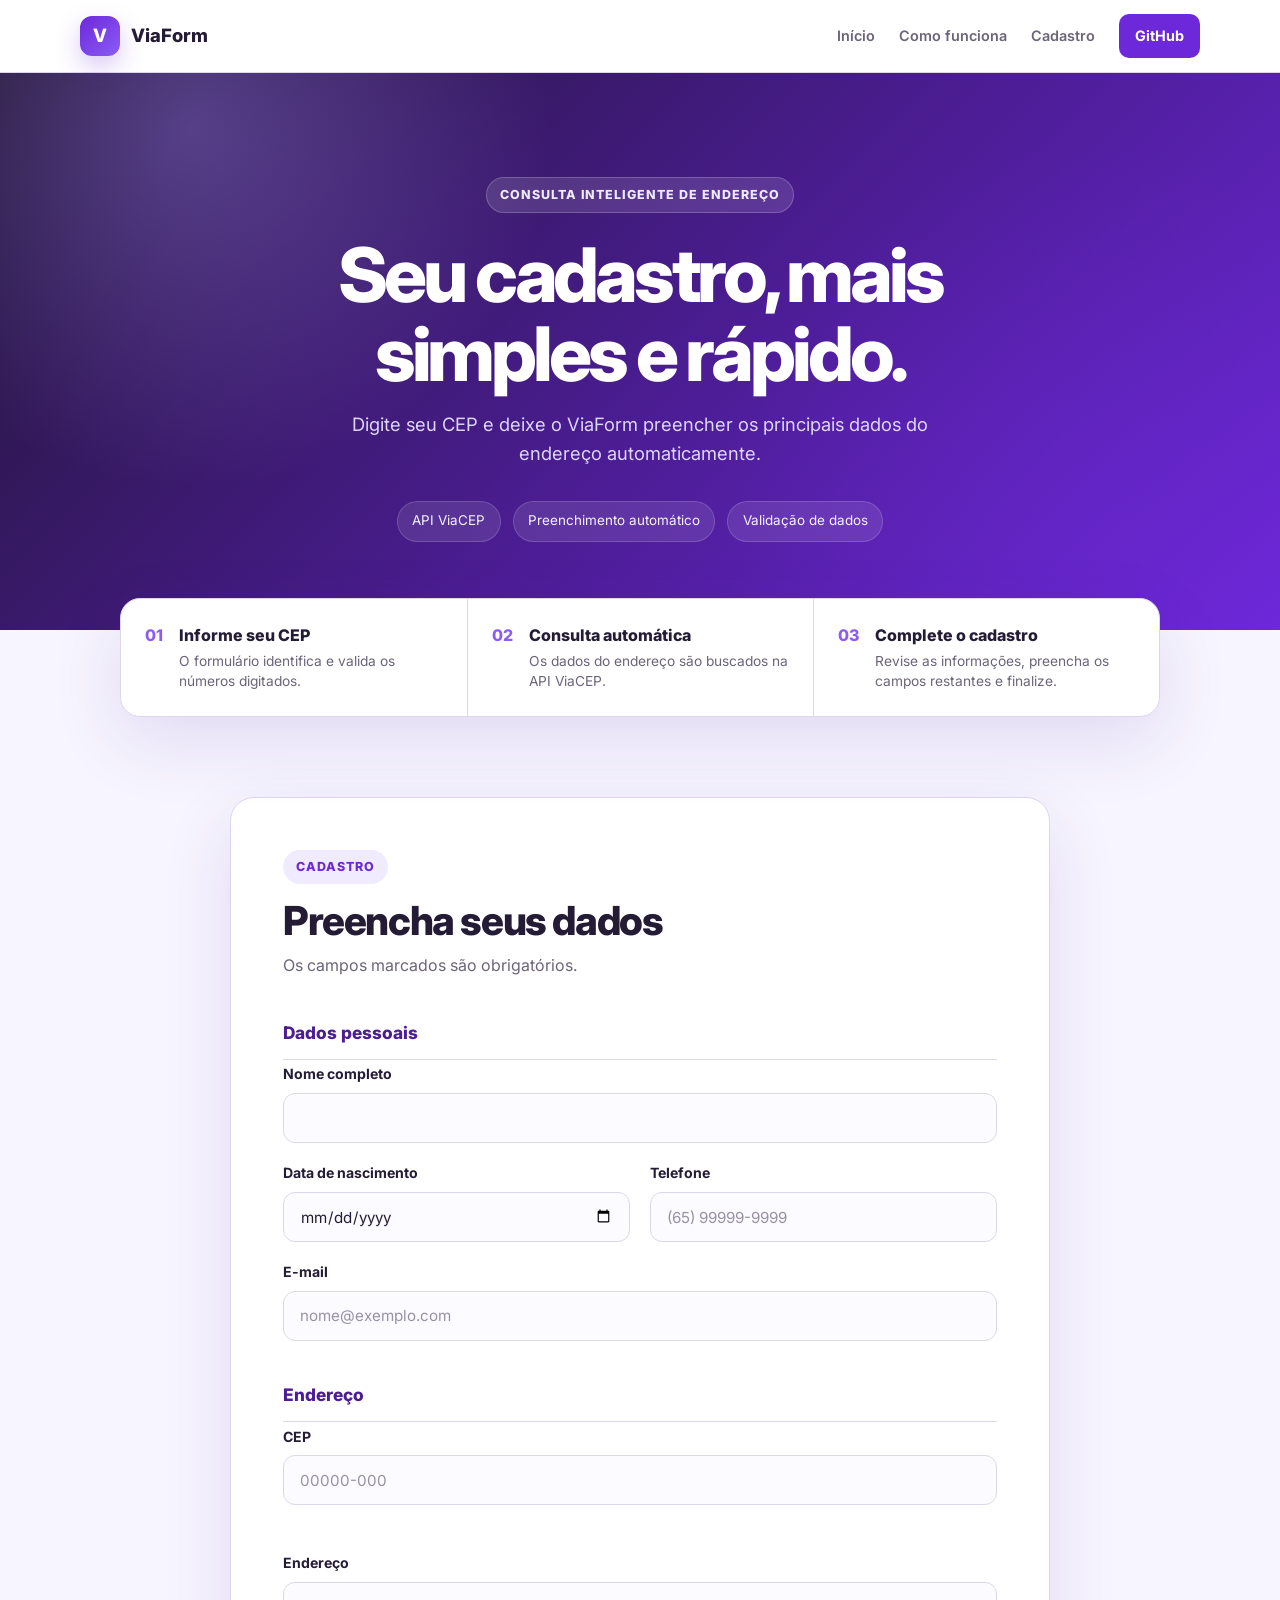
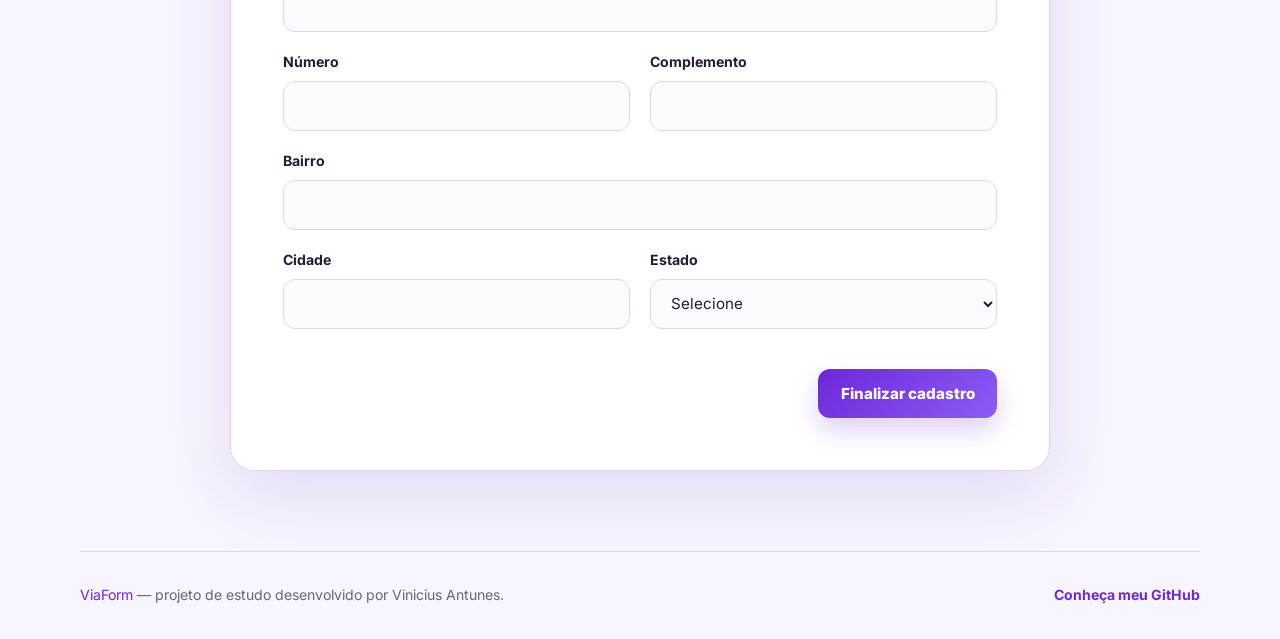
<file: index.html>
<!DOCTYPE html>
<html lang="pt-BR">

<head>
    <meta charset="UTF-8">
    <meta name="viewport" content="width=device-width, initial-scale=1.0">
    <meta name="description" content="ViaForm: formulário de cadastro com preenchimento automático de endereço pelo CEP.">
    <link rel="preconnect" href="https://fonts.googleapis.com">
    <link rel="preconnect" href="https://fonts.gstatic.com" crossorigin>
    <link href="https://fonts.googleapis.com/css2?family=Inter:wght@400;500;600;700;800&display=swap" rel="stylesheet">
    <link rel="stylesheet" href="./styles/reset.css">
    <link rel="stylesheet" href="./styles/styles.css">
    <title>ViaForm | Cadastro inteligente</title>
</head>

<body>
    <header class="cabecalho">
        <div class="cabecalho__conteudo">
            <a class="marca" href="index.html" aria-label="Página inicial do ViaForm">
                <span class="marca__simbolo">V</span>
                <span class="marca__nome">ViaForm</span>
            </a>

            <nav class="navegacao" aria-label="Navegação principal">
                <a href="#inicio">Início</a>
                <a href="#como-funciona">Como funciona</a>
                <a href="#formulario">Cadastro</a>
                <a class="navegacao__github" href="https://github.com/vinicius-antunes/consumo-de-api-js" target="_blank" rel="noopener noreferrer">GitHub</a>
            </nav>
        </div>
    </header>

    <main>
        <section class="banner" id="inicio">
            <div class="banner__conteudo">
                <span class="banner__etiqueta">Consulta inteligente de endereço</span>
                <h1 class="banner__titulo">Seu cadastro, mais simples e rápido.</h1>
                <p class="banner__texto">Digite seu CEP e deixe o ViaForm preencher os principais dados do endereço automaticamente.</p>

                <div class="banner__recursos" aria-label="Recursos do projeto">
                    <span>API ViaCEP</span>
                    <span>Preenchimento automático</span>
                    <span>Validação de dados</span>
                </div>
            </div>
        </section>

        <section class="como-funciona" id="como-funciona">
            <div class="como-funciona__item">
                <span>01</span>
                <div>
                    <h2>Informe seu CEP</h2>
                    <p>O formulário identifica e valida os números digitados.</p>
                </div>
            </div>
            <div class="como-funciona__item">
                <span>02</span>
                <div>
                    <h2>Consulta automática</h2>
                    <p>Os dados do endereço são buscados na API ViaCEP.</p>
                </div>
            </div>
            <div class="como-funciona__item">
                <span>03</span>
                <div>
                    <h2>Complete o cadastro</h2>
                    <p>Revise as informações, preencha os campos restantes e finalize.</p>
                </div>
            </div>
        </section>

        <section class="principal" id="formulario">
            <div class="principal__cabecalho">
                <span class="principal__etiqueta">Cadastro</span>
                <h2 class="principal__titulo">Preencha seus dados</h2>
                <p class="principal__descricao">Os campos marcados são obrigatórios.</p>
            </div>

            <form class="principal__formulario" action="./cadastro-finalizado.html">
                <fieldset>
                    <legend class="principal__subtitulo">Dados pessoais</legend>

                    <div class="formulario__campo formulario__campo--completo">
                        <label class="campo__etiqueta" for="nome">Nome completo</label>
                        <input name="nome" id="nome" class="campo__escrita" autocomplete="name" required>
                    </div>

                    <div class="formulario__campo">
                        <label class="campo__etiqueta" for="nascimento">Data de nascimento</label>
                        <input name="nascimento" id="nascimento" type="date" class="campo__escrita" required>
                    </div>

                    <div class="formulario__campo">
                        <label class="campo__etiqueta" for="telefone">Telefone</label>
                        <input name="telefone" id="telefone" type="tel" placeholder="(65) 99999-9999" class="campo__escrita" autocomplete="tel" required>
                    </div>

                    <div class="formulario__campo formulario__campo--completo">
                        <label class="campo__etiqueta" for="email">E-mail</label>
                        <input name="email" id="email" type="email" placeholder="nome@exemplo.com" class="campo__escrita" autocomplete="email" required>
                    </div>
                </fieldset>

                <fieldset>
                    <legend class="principal__subtitulo">Endereço</legend>

                    <div class="formulario__campo formulario__campo--completo">
                        <label class="campo__etiqueta" for="cep">CEP</label>
                        <input name="cep" id="cep" class="campo__escrita" inputmode="numeric" autocomplete="postal-code" maxlength="9" placeholder="00000-000" required>
                        <div id="erro" class="formulario__mensagem" role="alert" aria-live="polite"></div>
                    </div>

                    <div class="formulario__campo formulario__campo--completo">
                        <label class="campo__etiqueta" for="endereco">Endereço</label>
                        <input name="endereco" id="endereco" class="campo__escrita" autocomplete="street-address" required>
                    </div>

                    <div class="formulario__campo">
                        <label class="campo__etiqueta" for="numero">Número</label>
                        <input name="numero" id="numero" class="campo__escrita" required>
                    </div>

                    <div class="formulario__campo">
                        <label class="campo__etiqueta" for="complemento">Complemento</label>
                        <input name="complemento" id="complemento" class="campo__escrita">
                    </div>

                    <div class="formulario__campo formulario__campo--completo">
                        <label class="campo__etiqueta" for="bairro">Bairro</label>
                        <input name="bairro" id="bairro" class="campo__escrita" required>
                    </div>

                    <div class="formulario__campo">
                        <label class="campo__etiqueta" for="cidade">Cidade</label>
                        <input name="cidade" id="cidade" class="campo__escrita" autocomplete="address-level2" required>
                    </div>

                    <div class="formulario__campo">
                        <label class="campo__etiqueta" for="estado">Estado</label>
                        <select id="estado" name="estado" class="campo__escrita" autocomplete="address-level1" required>
                            <option value="" selected disabled>Selecione</option>
                            <option value="AC">Acre</option><option value="AL">Alagoas</option><option value="AP">Amapá</option>
                            <option value="AM">Amazonas</option><option value="BA">Bahia</option><option value="CE">Ceará</option>
                            <option value="DF">Distrito Federal</option><option value="ES">Espírito Santo</option><option value="GO">Goiás</option>
                            <option value="MA">Maranhão</option><option value="MT">Mato Grosso</option><option value="MS">Mato Grosso do Sul</option>
                            <option value="MG">Minas Gerais</option><option value="PA">Pará</option><option value="PB">Paraíba</option>
                            <option value="PR">Paraná</option><option value="PE">Pernambuco</option><option value="PI">Piauí</option>
                            <option value="RJ">Rio de Janeiro</option><option value="RN">Rio Grande do Norte</option><option value="RS">Rio Grande do Sul</option>
                            <option value="RO">Rondônia</option><option value="RR">Roraima</option><option value="SC">Santa Catarina</option>
                            <option value="SP">São Paulo</option><option value="SE">Sergipe</option><option value="TO">Tocantins</option>
                        </select>
                    </div>
                </fieldset>

                <button type="submit" class="formulario__botao">Finalizar cadastro</button>
            </form>
        </section>
    </main>

    <footer class="rodape">
        <p><strong>ViaForm</strong> — projeto de estudo desenvolvido por Vinicius Antunes.</p>
        <a href="https://github.com/vinicius-antunes" target="_blank" rel="noopener noreferrer">Conheça meu GitHub</a>
    </footer>

    <script src="script.js"></script>
</body>

</html>
</file>
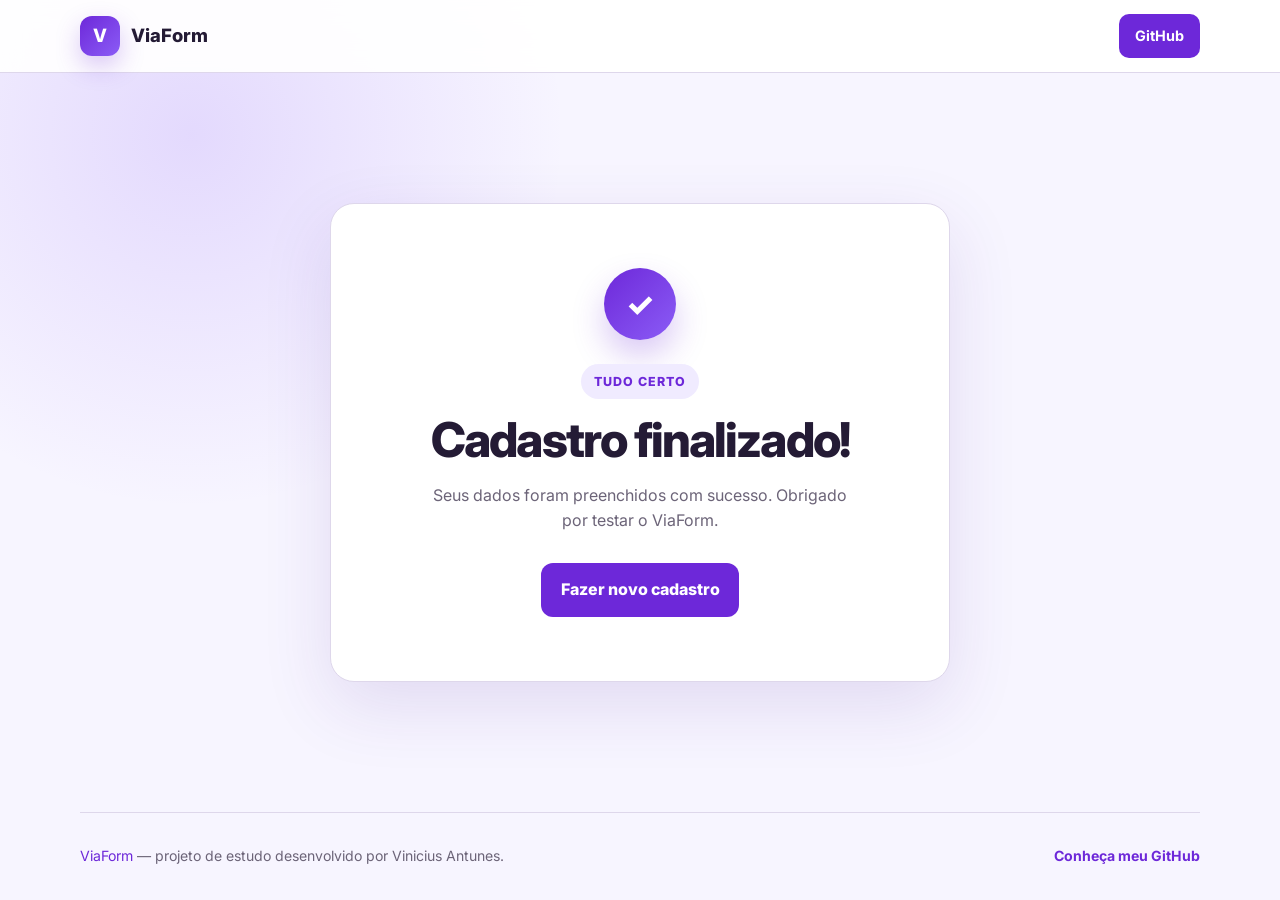
<file: cadastro-finalizado.html>
<!DOCTYPE html>
<html lang="pt-BR">

<head>
    <meta charset="UTF-8">
    <meta name="viewport" content="width=device-width, initial-scale=1.0">
    <meta name="description" content="Cadastro finalizado com sucesso no ViaForm.">
    <link rel="preconnect" href="https://fonts.googleapis.com">
    <link rel="preconnect" href="https://fonts.gstatic.com" crossorigin>
    <link href="https://fonts.googleapis.com/css2?family=Inter:wght@400;500;600;700;800&display=swap" rel="stylesheet">
    <link rel="stylesheet" href="./styles/reset.css">
    <link rel="stylesheet" href="./styles/styles.css">
    <title>Cadastro finalizado | ViaForm</title>
</head>

<body class="pagina-sucesso">
    <header class="cabecalho">
        <div class="cabecalho__conteudo">
            <a class="marca" href="index.html" aria-label="Página inicial do ViaForm">
                <span class="marca__simbolo">V</span>
                <span class="marca__nome">ViaForm</span>
            </a>

            <a class="navegacao__github" href="https://github.com/vinicius-antunes/consumo-de-api-js" target="_blank" rel="noopener noreferrer">GitHub</a>
        </div>
    </header>

    <main class="cadastro">
        <div class="cadastro__icone" aria-hidden="true">✓</div>
        <span class="principal__etiqueta">Tudo certo</span>
        <h1 class="cadastro__titulo">Cadastro finalizado!</h1>
        <p class="cadastro__texto">Seus dados foram preenchidos com sucesso. Obrigado por testar o ViaForm.</p>
        <a class="cadastro__botao" href="index.html">Fazer novo cadastro</a>
    </main>

    <footer class="rodape">
        <p><strong>ViaForm</strong> — projeto de estudo desenvolvido por Vinicius Antunes.</p>
        <a href="https://github.com/vinicius-antunes" target="_blank" rel="noopener noreferrer">Conheça meu GitHub</a>
    </footer>
</body>

</html>
</file>
<file: styles/styles.css>
@import url("header.css");
@import url("banner.css");
@import url("formulario.css");
@import url("rodape.css");
@import url("cadastro.css");

:root {
    --fundo: #f7f5ff;
    --superficie: #ffffff;
    --superficie-suave: #f0ebff;
    --roxo: #6d28d9;
    --roxo-escuro: #4c1d95;
    --violeta: #8b5cf6;
    --texto: #241b35;
    --texto-suave: #6c6478;
    --borda: #ded7eb;
    --erro: #c62848;
    --sombra: 0 24px 70px rgba(76, 29, 149, 0.12);
    --fonte: "Inter", sans-serif;
}

html {
    scroll-behavior: smooth;
}

body {
    min-height: 100vh;
    background: var(--fundo);
    color: var(--texto);
    font-family: var(--fonte);
    font-size: 16px;
    line-height: 1.6;
}

a:focus-visible,
button:focus-visible,
input:focus-visible,
select:focus-visible {
    outline: 3px solid rgba(139, 92, 246, 0.35);
    outline-offset: 3px;
}
</file>
